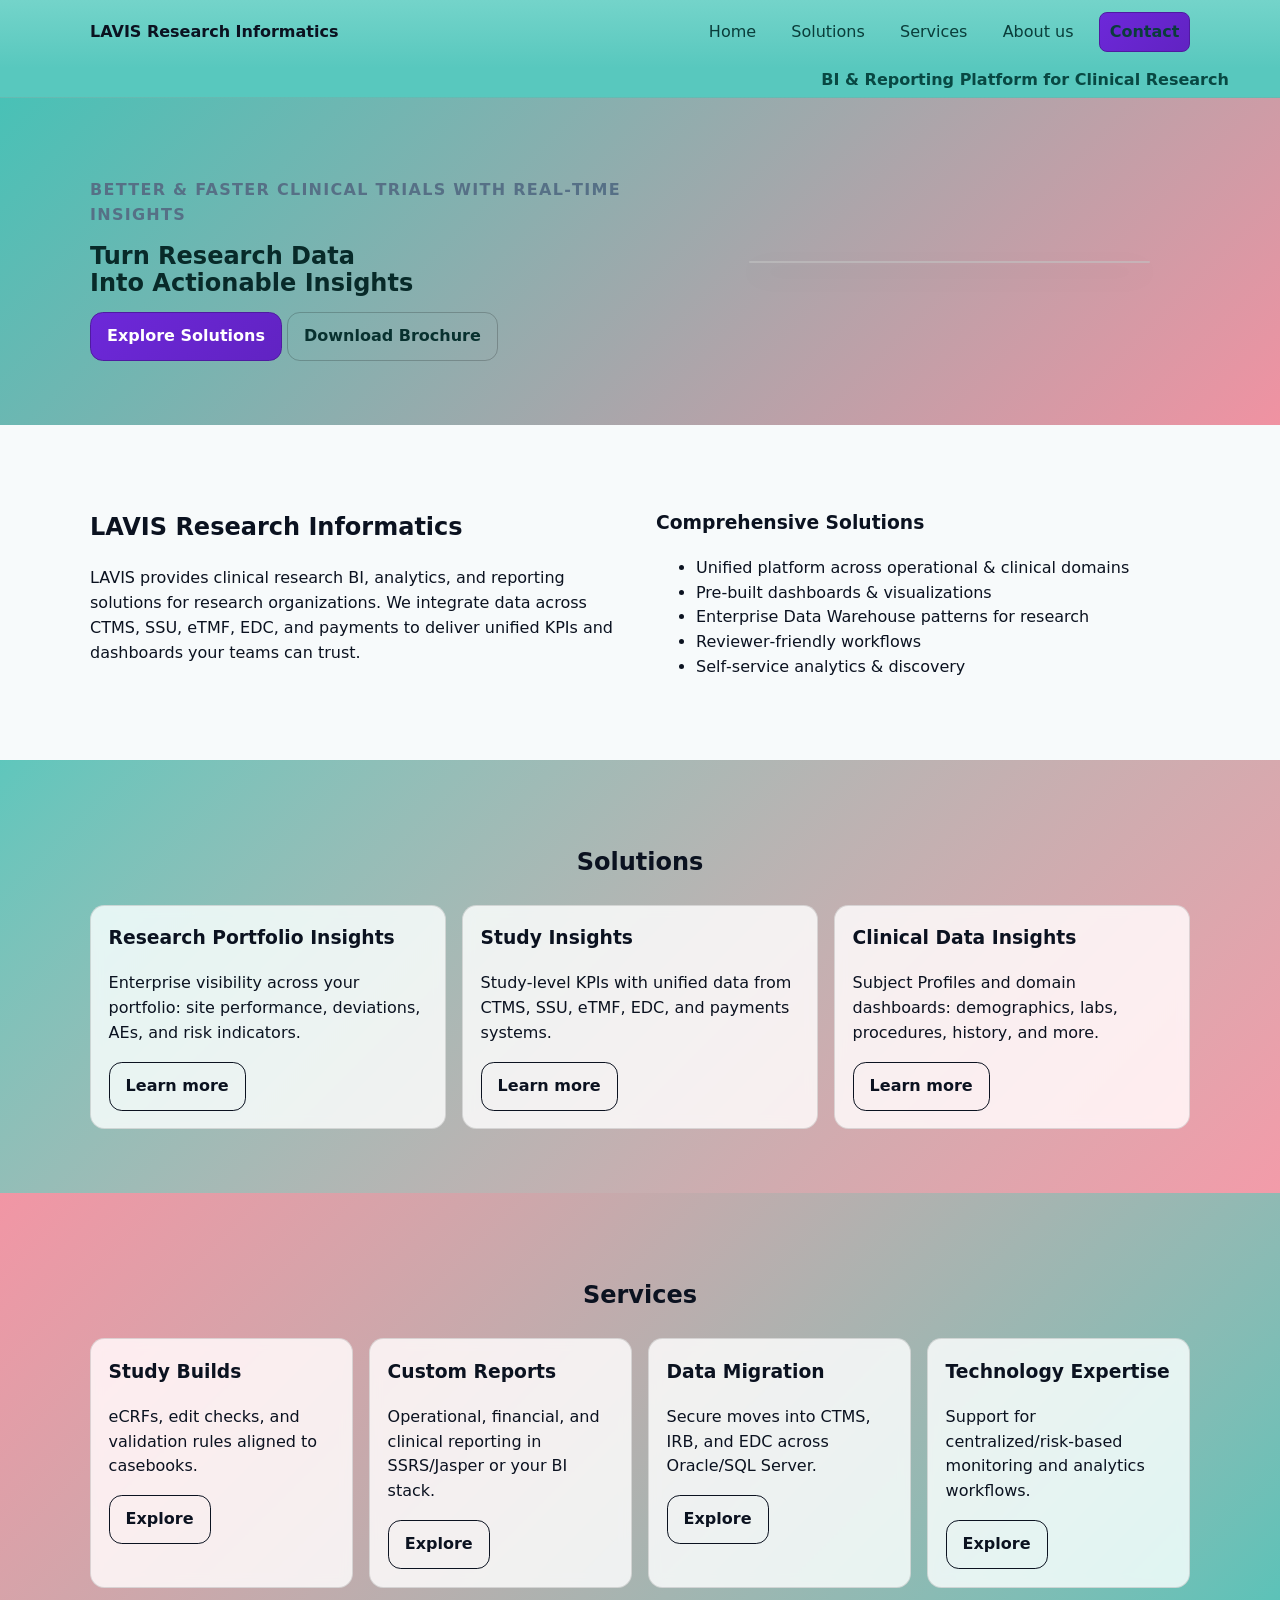
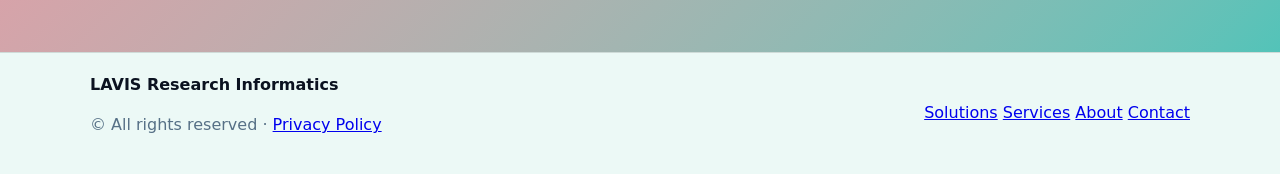
<file: index.html>
<!DOCTYPE html>
<html lang="en">
<head>
  <meta charset="utf-8" />
  <meta name="viewport" content="width=device-width, initial-scale=1" />
  <title>LAVIS — Home</title>
  <meta name="description" content="LAVIS Research Informatics — BI & Reporting Platform for Clinical Research" />
  <link rel="stylesheet" href="styles.css" />
</head>
<body>
<a class="skip-link" href="#main">Skip to content</a>
<header class="site-header alt-teal">
  <div class="container nav">
    <a class="brand" href="index.html">
      <!--<img src="lavis-logo.svg" alt="LAVIS logo" width="34" height="34"/>-->
      <span class="brand-text">LAVIS Research Informatics</span>
    </a>
    <nav class="menu" aria-label="Primary">
      <a href="index.html">Home</a>
      <a href="research.html">Solutions</a>
      <a href="services.html">Services</a>
      <a href="about.html">About us</a>
      <a class="btn btn--sm" href="contacts.html">Contact</a>
    </nav>
  </div>
  <div class="strapline">BI & Reporting <span>Platform for Clinical Research</span></div>
</header>
<main id="main">

<section class="hero hero-teal section">
  <div class="container grid-2">
    <div>
      <p class="kicker">Better & Faster Clinical Trials with Real‑Time Insights</p>
      <h1>Turn Research Data <br/> Into <span class="accent">Actionable Insights</span></h1>
      <div class="actions">
        <a class="btn" href="research.html">Explore Solutions</a>
        <a class="btn btn--ghost on-teal" href="LAVIS-brochure.pdf" download>Download Brochure</a>
      </div>
    </div>
    <div class="hero-media">
      <figure class="glass strong">
       <!--<img src="hero-analytics.png" alt="Dashboards preview"/>-->
      </figure>
    </div>
  </div>
</section>

<section class="section">
  <div class="container grid-2">
    <div>
      <h2>LAVIS Research Informatics</h2>
      <p>LAVIS provides clinical research BI, analytics, and reporting solutions for research organizations. We integrate data across CTMS, SSU, eTMF, EDC, and payments to deliver unified KPIs and dashboards your teams can trust.</p>
    </div>
    <aside class="panel callout">
      <h3>Comprehensive Solutions</h3>
      <ul>
        <li>Unified platform across operational & clinical domains</li>
        <li>Pre‑built dashboards & visualizations</li>
        <li>Enterprise Data Warehouse patterns for research</li>
        <li>Reviewer‑friendly workflows</li>
        <li>Self‑service analytics & discovery</li>
      </ul>
    </aside>
  </div>
</section>

<section class="section emphasis">
  <div class="container">
    <header class="section-header"><h2>Solutions</h2></header>
    <div class="cards three">
      <article class="card solid"><h3>Research Portfolio Insights</h3><p>Enterprise visibility across your portfolio: site performance, deviations, AEs, and risk indicators.</p><a class="btn btn--ghost" href="research.html">Learn more</a></article>
      <article class="card solid"><h3>Study Insights</h3><p>Study‑level KPIs with unified data from CTMS, SSU, eTMF, EDC, and payments systems.</p><a class="btn btn--ghost" href="research.html#study">Learn more</a></article>
      <article class="card solid"><h3>Clinical Data Insights</h3><p>Subject Profiles and domain dashboards: demographics, labs, procedures, history, and more.</p><a class="btn btn--ghost" href="research.html#clinical">Learn more</a></article>
    </div>
  </div>
</section>

<section class="section emphasis alt">
  <div class="container">
    <header class="section-header"><h2>Services</h2></header>
    <div class="cards four">
      <article class="card solid"><h3>Study Builds</h3><p>eCRFs, edit checks, and validation rules aligned to casebooks.</p><a class="btn btn--ghost" href="services.html">Explore</a></article>
      <article class="card solid"><h3>Custom Reports</h3><p>Operational, financial, and clinical reporting in SSRS/Jasper or your BI stack.</p><a class="btn btn--ghost" href="services.html#reports">Explore</a></article>
      <article class="card solid"><h3>Data Migration</h3><p>Secure moves into CTMS, IRB, and EDC across Oracle/SQL Server.</p><a class="btn btn--ghost" href="services.html#migration">Explore</a></article>
      <article class="card solid"><h3>Technology Expertise</h3><p>Support for centralized/risk‑based monitoring and analytics workflows.</p><a class="btn btn--ghost" href="services.html#expertise">Explore</a></article>
    </div>
  </div>
</section>

</main>
<footer class="site-footer">
  <div class="container footer-grid">
    <div>
      <strong>LAVIS Research Informatics</strong>
      <p class="muted">© <span id="year"></span> All rights reserved · <a href="privacy.html">Privacy Policy</a></p>
    </div>
    <nav aria-label="Footer">
      <a href="research.html">Solutions</a>
      <a href="services.html">Services</a>
      <a href="about.html">About</a>
      <a href="contacts.html">Contact</a>
    </nav>
  </div>
</footer>
<script src="script.js"></script>
</body>
</html>
</file>
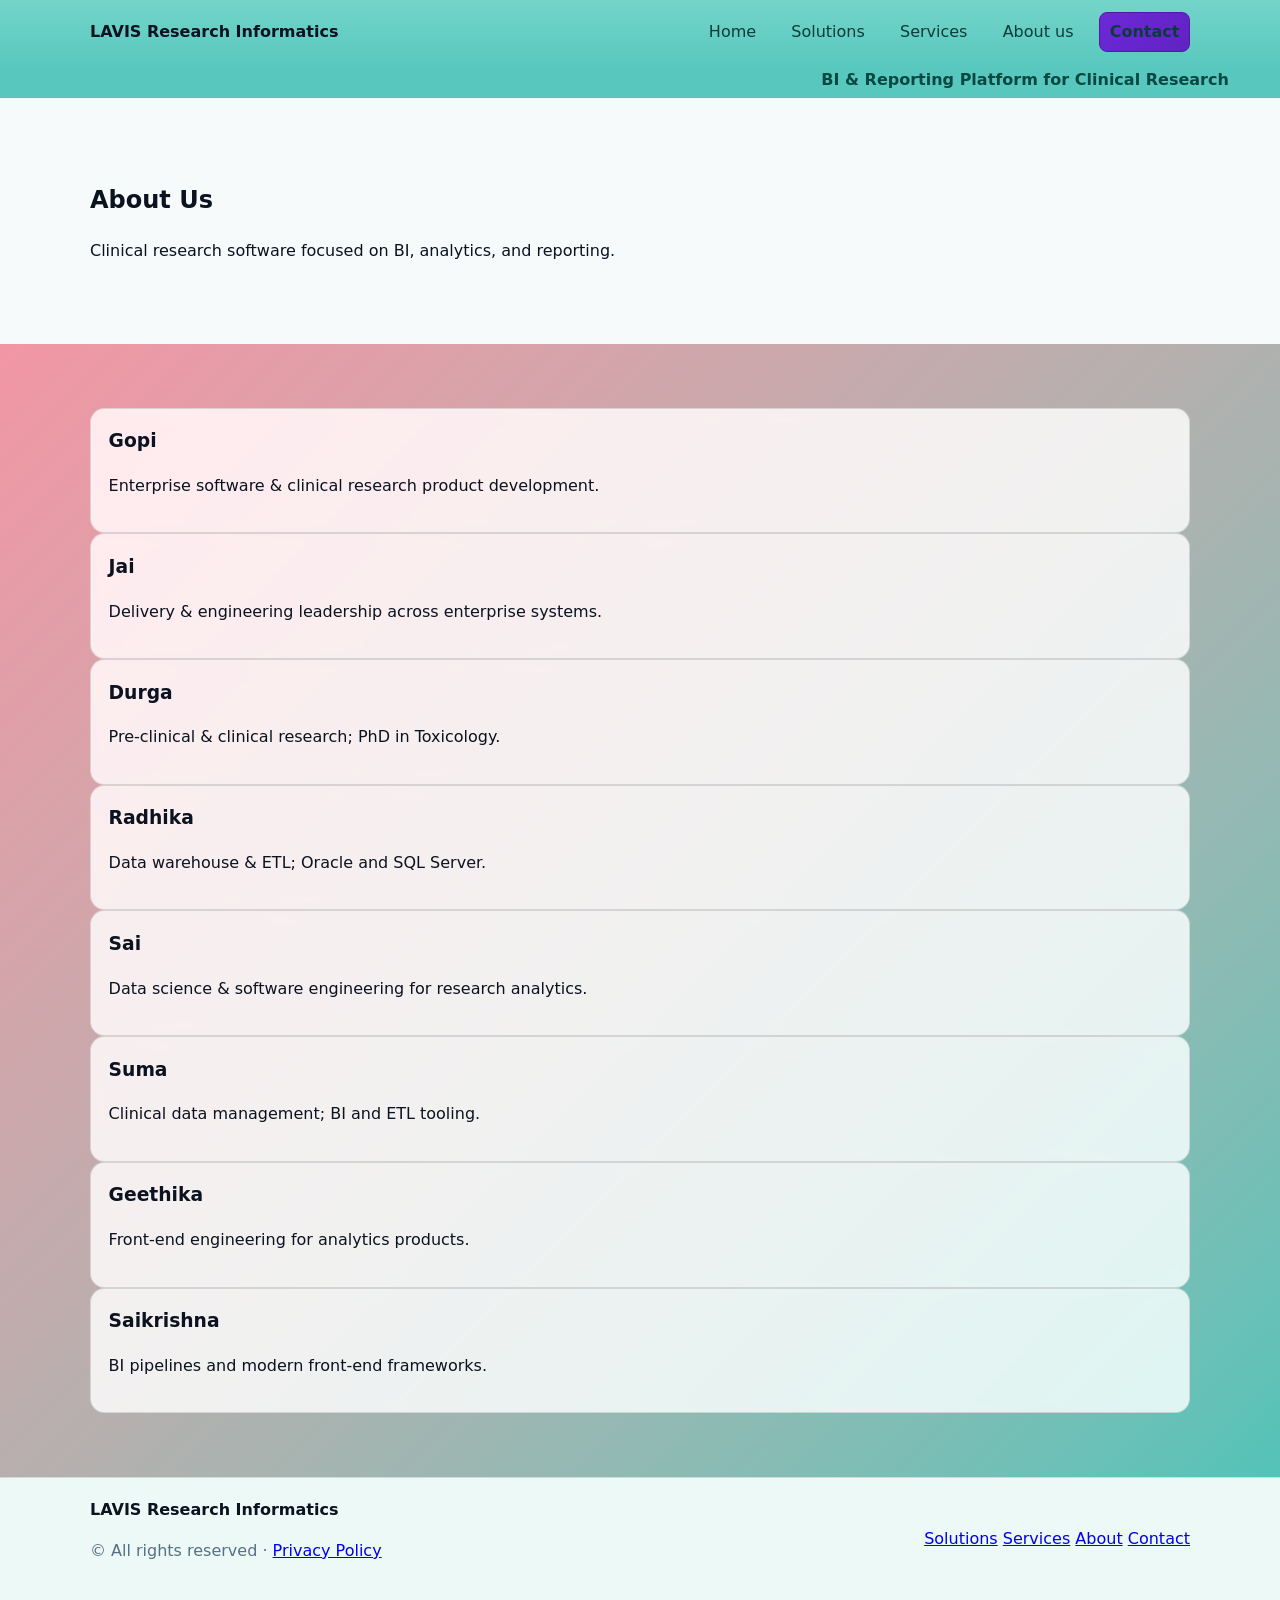
<file: about.html>
<!DOCTYPE html>
<html lang="en">
<head>
  <meta charset="utf-8" />
  <meta name="viewport" content="width=device-width, initial-scale=1" />
  <title>LAVIS — About</title>
  <meta name="description" content="LAVIS Research Informatics — BI & Reporting Platform for Clinical Research" />
  <link rel="stylesheet" href="styles.css" />
</head>
<body>
<a class="skip-link" href="#main">Skip to content</a>
<header class="site-header alt-teal">
  <div class="container nav">
    <a class="brand" href="index.html">
      <!--<img src="lavis-logo.svg" alt="LAVIS logo" width="34" height="34"/>-->
      <span class="brand-text">LAVIS Research Informatics</span>
    </a>
    <nav class="menu" aria-label="Primary">
      <a href="index.html">Home</a>
      <a href="research.html">Solutions</a>
      <a href="services.html">Services</a>
      <a href="about.html">About us</a>
      <a class="btn btn--sm" href="contacts.html">Contact</a>
    </nav>
  </div>
  <div class="strapline">BI & Reporting <span>Platform for Clinical Research</span></div>
</header>
<main id="main">

<section class="section page-hero teal"><div class="container"><h1>About Us</h1><p>Clinical research software focused on BI, analytics, and reporting.</p></div></section>
<section class="section emphasis alt">
  <div class="container team-grid">
    <article class="card solid"><h3>Gopi</h3><p>Enterprise software & clinical research product development.</p></article>
    <article class="card solid"><h3>Jai</h3><p>Delivery & engineering leadership across enterprise systems.</p></article>
    <article class="card solid"><h3>Durga</h3><p>Pre‑clinical & clinical research; PhD in Toxicology.</p></article>
    <article class="card solid"><h3>Radhika</h3><p>Data warehouse & ETL; Oracle and SQL Server.</p></article>
    <article class="card solid"><h3>Sai</h3><p>Data science & software engineering for research analytics.</p></article>
    <article class="card solid"><h3>Suma</h3><p>Clinical data management; BI and ETL tooling.</p></article>
    <article class="card solid"><h3>Geethika</h3><p>Front‑end engineering for analytics products.</p></article>
    <article class="card solid"><h3>Saikrishna</h3><p>BI pipelines and modern front‑end frameworks.</p></article>
  </div>
</section>

</main>
<footer class="site-footer">
  <div class="container footer-grid">
    <div>
      <strong>LAVIS Research Informatics</strong>
      <p class="muted">© <span id="year"></span> All rights reserved · <a href="privacy.html">Privacy Policy</a></p>
    </div>
    <nav aria-label="Footer">
      <a href="research.html">Solutions</a>
      <a href="services.html">Services</a>
      <a href="about.html">About</a>
      <a href="contacts.html">Contact</a>
    </nav>
  </div>
</footer>
<script src="/script.js"></script>
</body>
</html>
</file>
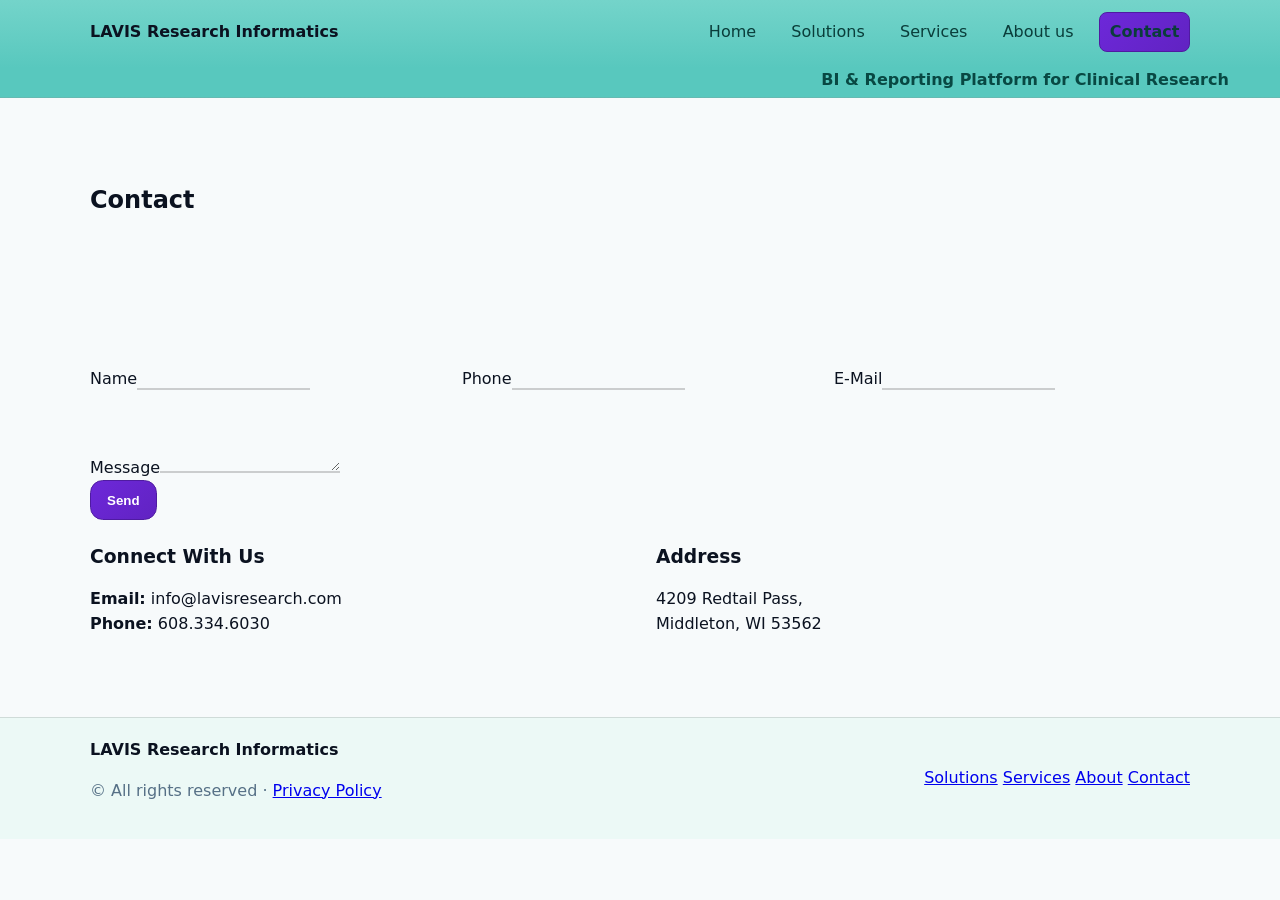
<file: contacts.html>
<!DOCTYPE html>
<html lang="en">
<head>
  <meta charset="utf-8" />
  <meta name="viewport" content="width=device-width, initial-scale=1" />
  <title>LAVIS — Contact</title>
  <meta name="description" content="LAVIS Research Informatics — BI & Reporting Platform for Clinical Research" />
  <link rel="stylesheet" href="styles.css" />
</head>
<body>
<a class="skip-link" href="#main">Skip to content</a>
<header class="site-header alt-teal">
  <div class="container nav">
    <a class="brand" href="index.html">
      <!--<img src="lavis-logo.svg" alt="LAVIS logo" width="34" height="34"/>-->
      <span class="brand-text">LAVIS Research Informatics</span>
    </a>
    <nav class="menu" aria-label="Primary">
      <a href="index.html">Home</a>
      <a href="research.html">Solutions</a>
      <a href="services.html">Services</a>
      <a href="about.html">About us</a>
      <a class="btn btn--sm" href="contacts.html">Contact</a>
    </nav>
  </div>
  <div class="strapline">BI & Reporting <span>Platform for Clinical Research</span></div>
</header>
<main id="main">

<section class="section page-hero teal"><div class="container"><h1>Contact</h1></div></section>
<section class="section contact-page">
  <div class="container">
    <form class="contact wide" name="contact" aria-label="Contact form">
      <div class="grid-3">
        <label>Name<input type="text" name="name" required></label>
        <label>Phone<input type="tel" name="phone"></label>
        <label>E‑Mail<input type="email" name="email" required></label>
      </div>
      <label>Message<textarea rows="5" name="message" required></textarea></label>
      <div class="actions"><button class="btn" type="submit">Send</button><p class="form-note" role="status" aria-live="polite"></p></div>
    </form>

    <div class="grid-2 info-blocks">
      <div>
        <h3>Connect With Us</h3>
        <p><strong>Email:</strong> info@lavisresearch.com<br/>
           <strong>Phone:</strong> 608.334.6030</p>
      </div>
      <div>
        <h3>Address</h3>
        <p>4209 Redtail Pass,<br/>Middleton, WI 53562</p>
      </div>
    </div>
  </div>
</section>

</main>
<footer class="site-footer">
  <div class="container footer-grid">
    <div>
      <strong>LAVIS Research Informatics</strong>
      <p class="muted">© <span id="year"></span> All rights reserved · <a href="privacy.html">Privacy Policy</a></p>
    </div>
    <nav aria-label="Footer">
      <a href="research.html">Solutions</a>
      <a href="services.html">Services</a>
      <a href="about.html">About</a>
      <a href="contacts.html">Contact</a>
    </nav>
  </div>
</footer>
<script src="script.js"></script>
</body>
</html>
</file>
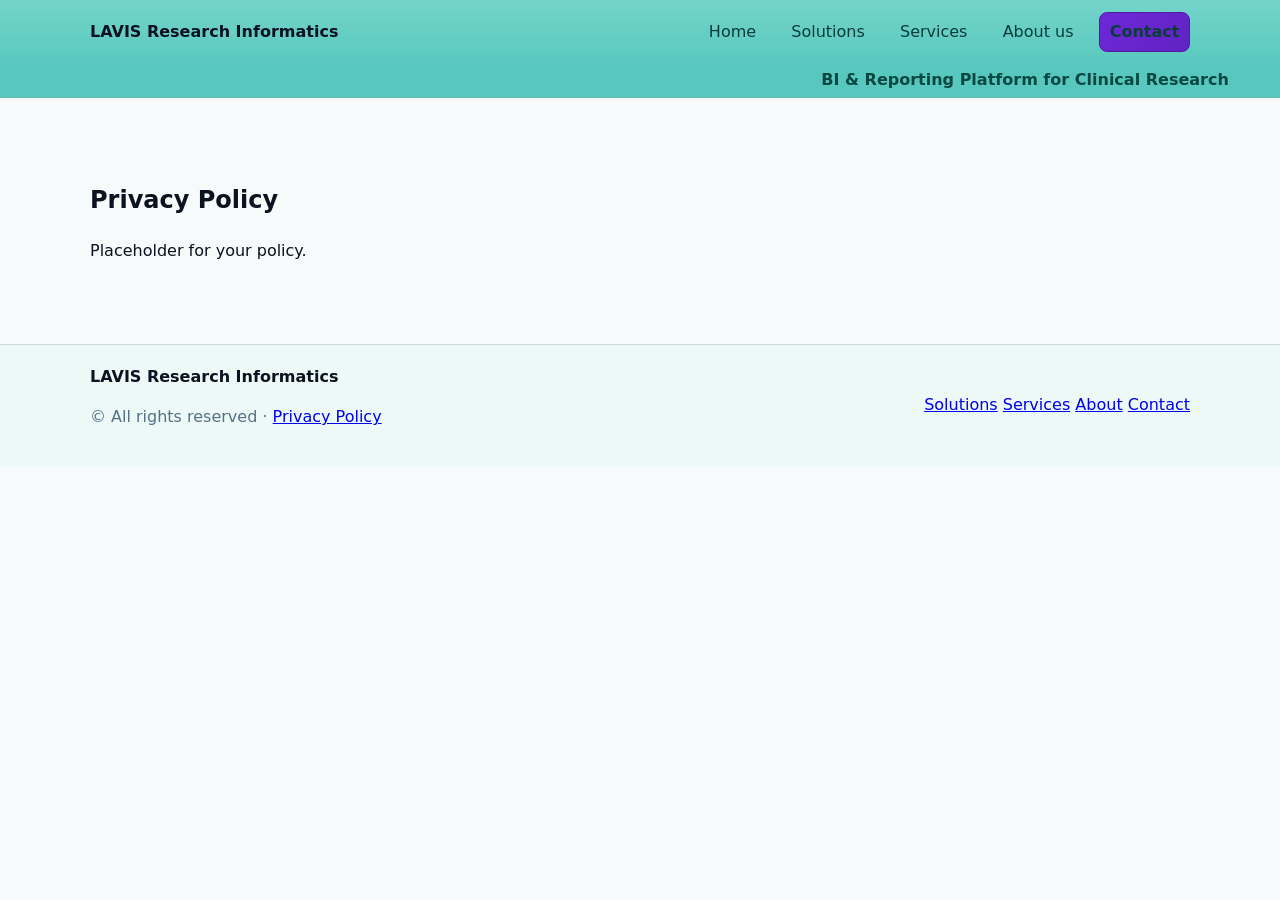
<file: privacy.html>
<!DOCTYPE html>
<html lang="en">
<head>
  <meta charset="utf-8" />
  <meta name="viewport" content="width=device-width, initial-scale=1" />
  <title>Privacy Policy — LAVIS</title>
  <meta name="description" content="LAVIS Research Informatics — BI & Reporting Platform for Clinical Research" />
  <link rel="stylesheet" href="styles.css" />
</head>
<body>
<a class="skip-link" href="#main">Skip to content</a>
<header class="site-header alt-teal">
  <div class="container nav">
    <a class="brand" href="index.html">
      <!--<img src="lavis-logo.svg" alt="LAVIS logo" width="34" height="34"/>-->
      <span class="brand-text">LAVIS Research Informatics</span>
    </a>
    <nav class="menu" aria-label="Primary">
      <a href="index.html">Home</a>
      <a href="research.html">Solutions</a>
      <a href="services.html">Services</a>
      <a href="about.html">About us</a>
      <a class="btn btn--sm" href="/contacts.html">Contact</a>
    </nav>
  </div>
  <div class="strapline">BI & Reporting <span>Platform for Clinical Research</span></div>
</header>
<main id="main">

<section class="section"><div class="container"><h1>Privacy Policy</h1><p>Placeholder for your policy.</p></div></section>

</main>
<footer class="site-footer">
  <div class="container footer-grid">
    <div>
      <strong>LAVIS Research Informatics</strong>
      <p class="muted">© <span id="year"></span> All rights reserved · <a href="privacy.html">Privacy Policy</a></p>
    </div>
    <nav aria-label="Footer">
      <a href="research.html">Solutions</a>
      <a href="services.html">Services</a>
      <a href="about.html">About</a>
      <a href="contacts.html">Contact</a>
    </nav>
  </div>
</footer>
<script src="script.js"></script>
</body>
</html>
</file>
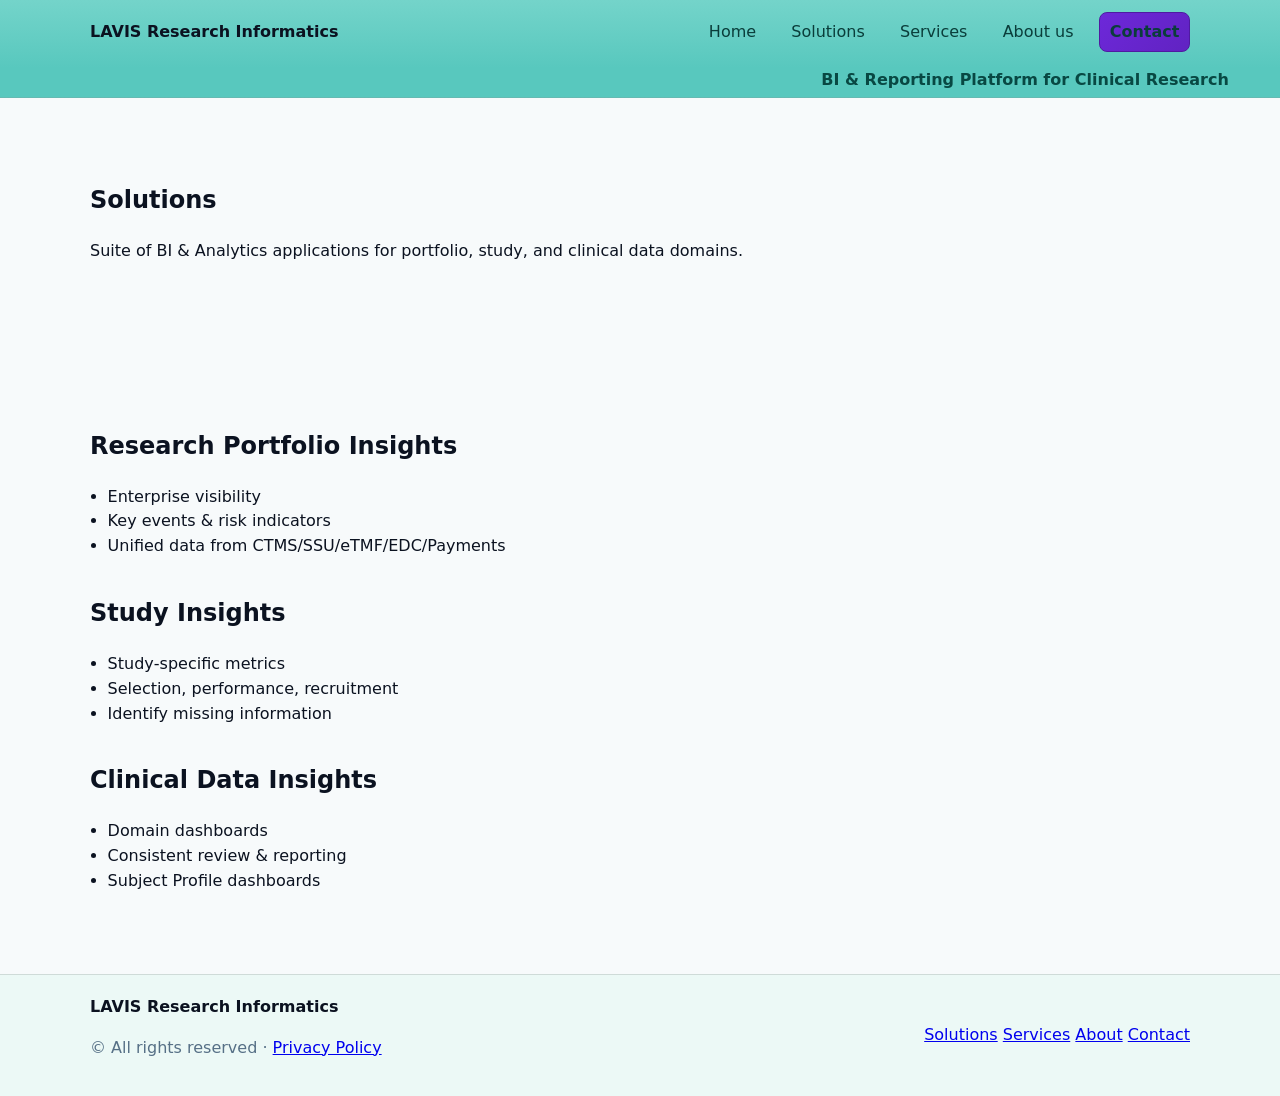
<file: research.html>
<!DOCTYPE html>
<html lang="en">
<head>
  <meta charset="utf-8" />
  <meta name="viewport" content="width=device-width, initial-scale=1" />
  <title>LAVIS — Solutions</title>
  <meta name="description" content="LAVIS Research Informatics — BI & Reporting Platform for Clinical Research" />
  <link rel="stylesheet" href="styles.css" />
</head>
<body>
<a class="skip-link" href="#main">Skip to content</a>
<header class="site-header alt-teal">
  <div class="container nav">
    <a class="brand" href="index.html">
      <!--<img src="lavis-logo.svg" alt="LAVIS logo" width="34" height="34"/>-->
      <span class="brand-text">LAVIS Research Informatics</span>
    </a>
    <nav class="menu" aria-label="Primary">
      <a href="index.html">Home</a>
      <a href="research.html">Solutions</a>
      <a href="services.html">Services</a>
      <a href="about.html">About us</a>
      <a class="btn btn--sm" href="contacts.html">Contact</a>
    </nav>
  </div>
  <div class="strapline">BI & Reporting <span>Platform for Clinical Research</span></div>
</header>
<main id="main">

<section class="section page-hero teal"><div class="container"><h1>Solutions</h1><p>Suite of BI & Analytics applications for portfolio, study, and clinical data domains.</p></div></section>
<section class="section">
  <div class="container grid-2">
    <div>
      <h2 id="portfolio">Research Portfolio Insights</h2>
      <ul class="bullets"><li>Enterprise visibility</li><li>Key events & risk indicators</li><li>Unified data from CTMS/SSU/eTMF/EDC/Payments</li></ul>
    </div>
    <!--<figure class="device"><img src="solution1.png" alt="Portfolio dashboards"/></figure>-->
  </div>
  <div class="container grid-2">
    <div>
      <h2 id="study">Study Insights</h2>
      <ul class="bullets"><li>Study‑specific metrics</li><li>Selection, performance, recruitment</li><li>Identify missing information</li></ul>
    </div>
    <!--<figure class="device"><img src="solution2.png" alt="Study dashboards"/></figure>-->
  </div>
  <div class="container grid-2">
    <div>
      <h2 id="clinical">Clinical Data Insights</h2>
      <ul class="bullets"><li>Domain dashboards</li><li>Consistent review & reporting</li><li>Subject Profile dashboards</li></ul>
    </div>
    <!--<figure class="device"><img src="solution3.png" alt="Clinical data dashboards"/></figure>-->
  </div>
</section>

</main>
<footer class="site-footer">
  <div class="container footer-grid">
    <div>
      <strong>LAVIS Research Informatics</strong>
      <p class="muted">© <span id="year"></span> All rights reserved · <a href="privacy.html">Privacy Policy</a></p>
    </div>
    <nav aria-label="Footer">
      <a href="research.html">Solutions</a>
      <a href="services.html">Services</a>
      <a href="about.html">About</a>
      <a href="contacts.html">Contact</a>
    </nav>
  </div>
</footer>
<script src="/script.js"></script>
</body>
</html>
</file>
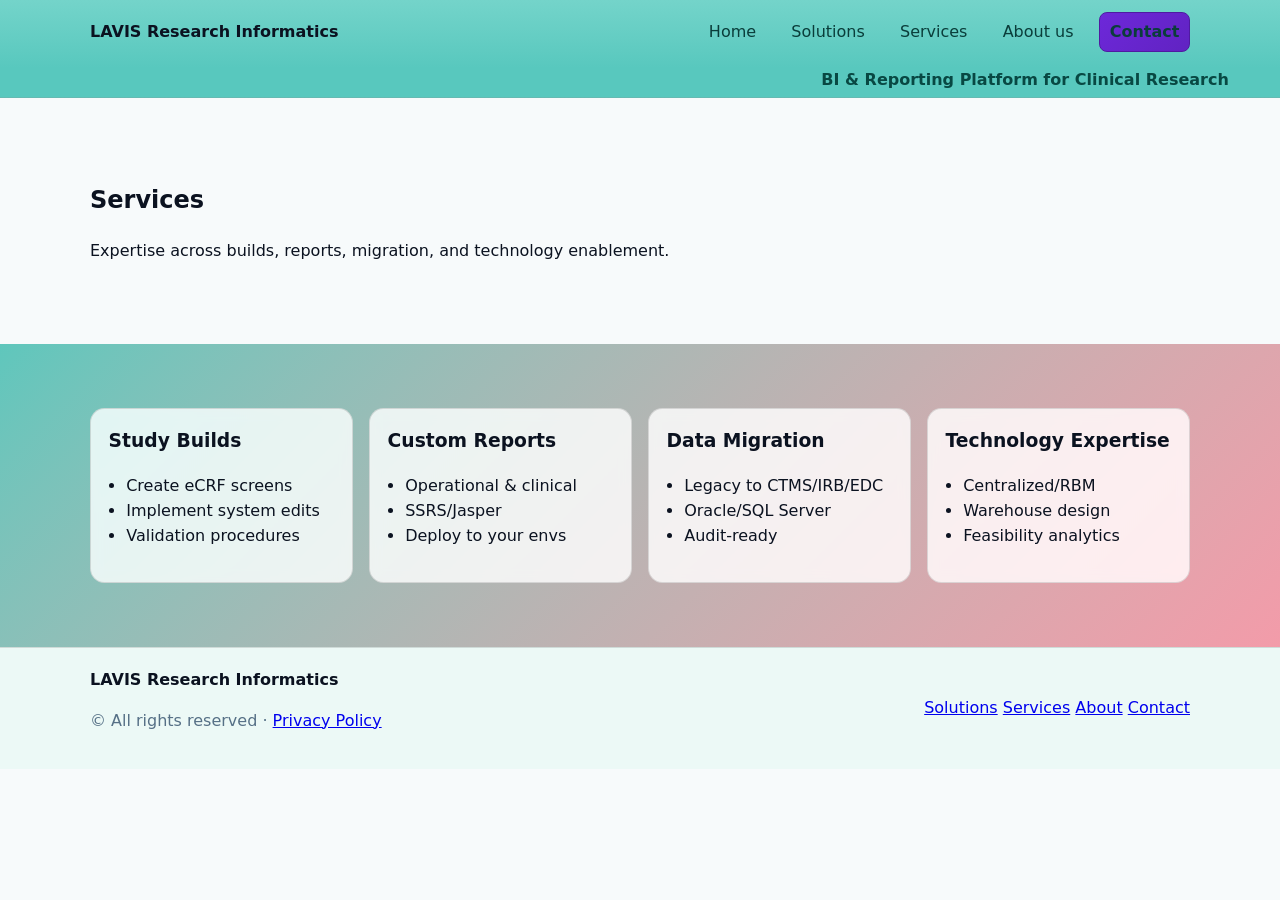
<file: services.html>
<!DOCTYPE html>
<html lang="en">
<head>
  <meta charset="utf-8" />
  <meta name="viewport" content="width=device-width, initial-scale=1" />
  <title>LAVIS — Services</title>
  <meta name="description" content="LAVIS Research Informatics — BI & Reporting Platform for Clinical Research" />
  <link rel="stylesheet" href="styles.css" />
</head>
<body>
<a class="skip-link" href="#main">Skip to content</a>
<header class="site-header alt-teal">
  <div class="container nav">
    <a class="brand" href="index.html">
      <!--<img src="lavis-logo.svg" alt="LAVIS logo" width="34" height="34"/>-->
      <span class="brand-text">LAVIS Research Informatics</span>
    </a>
    <nav class="menu" aria-label="Primary">
      <a href="index.html">Home</a>
      <a href="research.html">Solutions</a>
      <a href="services.html">Services</a>
      <a href="about.html">About us</a>
      <a class="btn btn--sm" href="/contacts.html">Contact</a>
    </nav>
  </div>
  <div class="strapline">BI & Reporting <span>Platform for Clinical Research</span></div>
</header>
<main id="main">

<section class="section page-hero teal"><div class="container"><h1>Services</h1><p>Expertise across builds, reports, migration, and technology enablement.</p></div></section>
<section class="section emphasis">
  <div class="container cards four">
    <article class="card solid" id="builds"><h3>Study Builds</h3><ul class="bullets"><li>Create eCRF screens</li><li>Implement system edits</li><li>Validation procedures</li></ul></article>
    <article class="card solid" id="reports"><h3>Custom Reports</h3><ul class="bullets"><li>Operational & clinical</li><li>SSRS/Jasper</li><li>Deploy to your envs</li></ul></article>
    <article class="card solid" id="migration"><h3>Data Migration</h3><ul class="bullets"><li>Legacy to CTMS/IRB/EDC</li><li>Oracle/SQL Server</li><li>Audit‑ready</li></ul></article>
    <article class="card solid" id="expertise"><h3>Technology Expertise</h3><ul class="bullets"><li>Centralized/RBM</li><li>Warehouse design</li><li>Feasibility analytics</li></ul></article>
  </div>
</section>

</main>
<footer class="site-footer">
  <div class="container footer-grid">
    <div>
      <strong>LAVIS Research Informatics</strong>
      <p class="muted">© <span id="year"></span> All rights reserved · <a href="privacy.html">Privacy Policy</a></p>
    </div>
    <nav aria-label="Footer">
      <a href="research.html">Solutions</a>
      <a href="services.html">Services</a>
      <a href="about.html">About</a>
      <a href="contacts.html">Contact</a>
    </nav>
  </div>
</footer>
<script src="script.js"></script>
</body>
</html>
</file>
<file: styles.css>
:root{
  --bg:#f7fafb; --text:#0b1220; --muted:#567086; --panel:#ffffff; --border:rgba(0,0,0,.12);
  --accent:#6d28d9; --accent-2:#06b6d4; /* purple & cyan */
  --teal:#45c0b5; --pink:#f090a0; /* teal/pink overlay */
}
@media (prefers-color-scheme: dark){
  :root{ --bg:#0b0e14; --text:#e6eaf2; --muted:#a6b0c3; --panel:#121826; --border:rgba(255,255,255,.18); }
}
*{box-sizing:border-box}html,body{height:100%}body{margin:0;font-family:Inter,system-ui,-apple-system,Segoe UI,Roboto,Helvetica,Arial;line-height:1.55;color:var(--text);background:var(--bg)}
.container{width:min(1100px,92%);margin-inline:auto}
.section{padding:4rem 0}
.section-header{text-align:center;margin-bottom:1.5rem}
.kicker{color:var(--muted);text-transform:uppercase;letter-spacing:.08em;font-weight:700}

/* Header */
.site-header{position:sticky;top:0;z-index:40;border-bottom:1px solid var(--border);background:#e8fbf7}
.site-header.alt-teal{background:linear-gradient(180deg, #74d4ca 0%, #58c8be 70%)}
.strapline{color:#003b36;font-weight:700;text-align:right;padding:.25rem 4%;opacity:.9}
.nav{display:flex;align-items:center;justify-content:space-between;min-height:64px}
.brand{display:inline-flex;align-items:center;gap:.5rem;color:inherit;text-decoration:none;font-weight:800}
.menu{display:flex;gap:1rem;align-items:center}
.menu a{color:#0a3d3a;text-decoration:none;padding:.4rem .6rem;border-radius:.5rem}
.menu a:hover{background:rgba(255,255,255,.5)}

/* Hero */
.hero{position:relative}
.hero-teal{background:linear-gradient(135deg, rgba(69,192,181,0.98), rgba(240,144,160,0.98));color:#082a29}
.hero .grid-2{display:grid;grid-template-columns:1.1fr .9fr;gap:2rem;align-items:center}
.hero h1{font-size:clamp(1.8rem,1.2rem+2.4vw,3rem);line-height:1.1;margin:.2rem 0 1rem}
.glass{background:rgba(255,255,255,.3);border:1px solid rgba(0,0,0,.15);border-radius:1rem;overflow:hidden;box-shadow:0 10px 30px rgba(0,0,0,.15)}
.glass.strong{background:rgba(255,255,255,.55)}

/* Emphasis sections with guaranteed contrast */
.emphasis{background:linear-gradient(135deg, color-mix(in oklab, var(--teal), white 10%), color-mix(in oklab, var(--pink), white 10%));}
.emphasis.alt{background:linear-gradient(135deg, color-mix(in oklab, var(--pink), white 5%), color-mix(in oklab, var(--teal), white 5%));}

/* Cards */
.cards{display:grid;gap:1rem}
.cards.three{grid-template-columns:repeat(3,1fr)}
.cards.four{grid-template-columns:repeat(4,1fr)}
.card{padding:1.1rem;border-radius:.9rem;border:1px solid var(--border);}
.card.solid{background:#ffffffd0;backdrop-filter:saturate(140%) blur(6px);color:#0b1220;border-color:rgba(0,0,0,.12)}
.card.solid h3{margin-top:0}

/* Lists */
.bullets{padding-left:1.1rem}

/* Contact */
.contact.wide input, .contact.wide textarea{border:0;border-bottom:2px solid rgba(0,0,0,.18);background:transparent;color:inherit}
.contact.wide input:focus,.contact.wide textarea:focus{outline:none;border-color:#58c8be}
.grid-3{display:grid;grid-template-columns:repeat(3,1fr);gap:1rem}
.grid-2{display:grid;grid-template-columns:repeat(2,1fr);gap:2rem}
.info-blocks h3{margin:.4rem 0}

/* Buttons */
.btn{--bg:#6d28d9;display:inline-flex;align-items:center;gap:.4rem;padding:.7rem 1rem;border-radius:.8rem;background:linear-gradient(135deg,var(--bg),color-mix(in oklab,var(--bg),black 8%));color:#fff;text-decoration:none;font-weight:700;border:1px solid color-mix(in oklab,var(--bg),black 20%)}
.btn.on-teal{color:#08312f;border-color:rgba(0,0,0,.2)}
.btn--ghost{--bg:transparent;background:transparent;border:1px solid currentColor;color:inherit}
.btn--sm{padding:.5rem .75rem}

/* Footer */
.site-footer{border-top:1px solid var(--border);background:#ecf9f6}
.footer-grid{display:flex;align-items:center;justify-content:space-between;gap:1rem;padding:1.25rem 0}
.muted{color:var(--muted)}

/* Devices */
.device img{width:100%;border-radius:.6rem;border:1px solid var(--border);box-shadow:0 6px 20px rgba(0,0,0,.15)}

/* Utility */
.skip-link{position:absolute;left:-9999px}
.skip-link:focus{left:1rem;top:1rem;background:#fff;padding:.5rem .75rem;border-radius:.5rem}

@media (max-width:980px){
  .cards.three{grid-template-columns:1fr}
  .cards.four{grid-template-columns:repeat(2,1fr)}
  .hero .grid-2{grid-template-columns:1fr}
  .grid-3{grid-template-columns:1fr}
}
</file>
